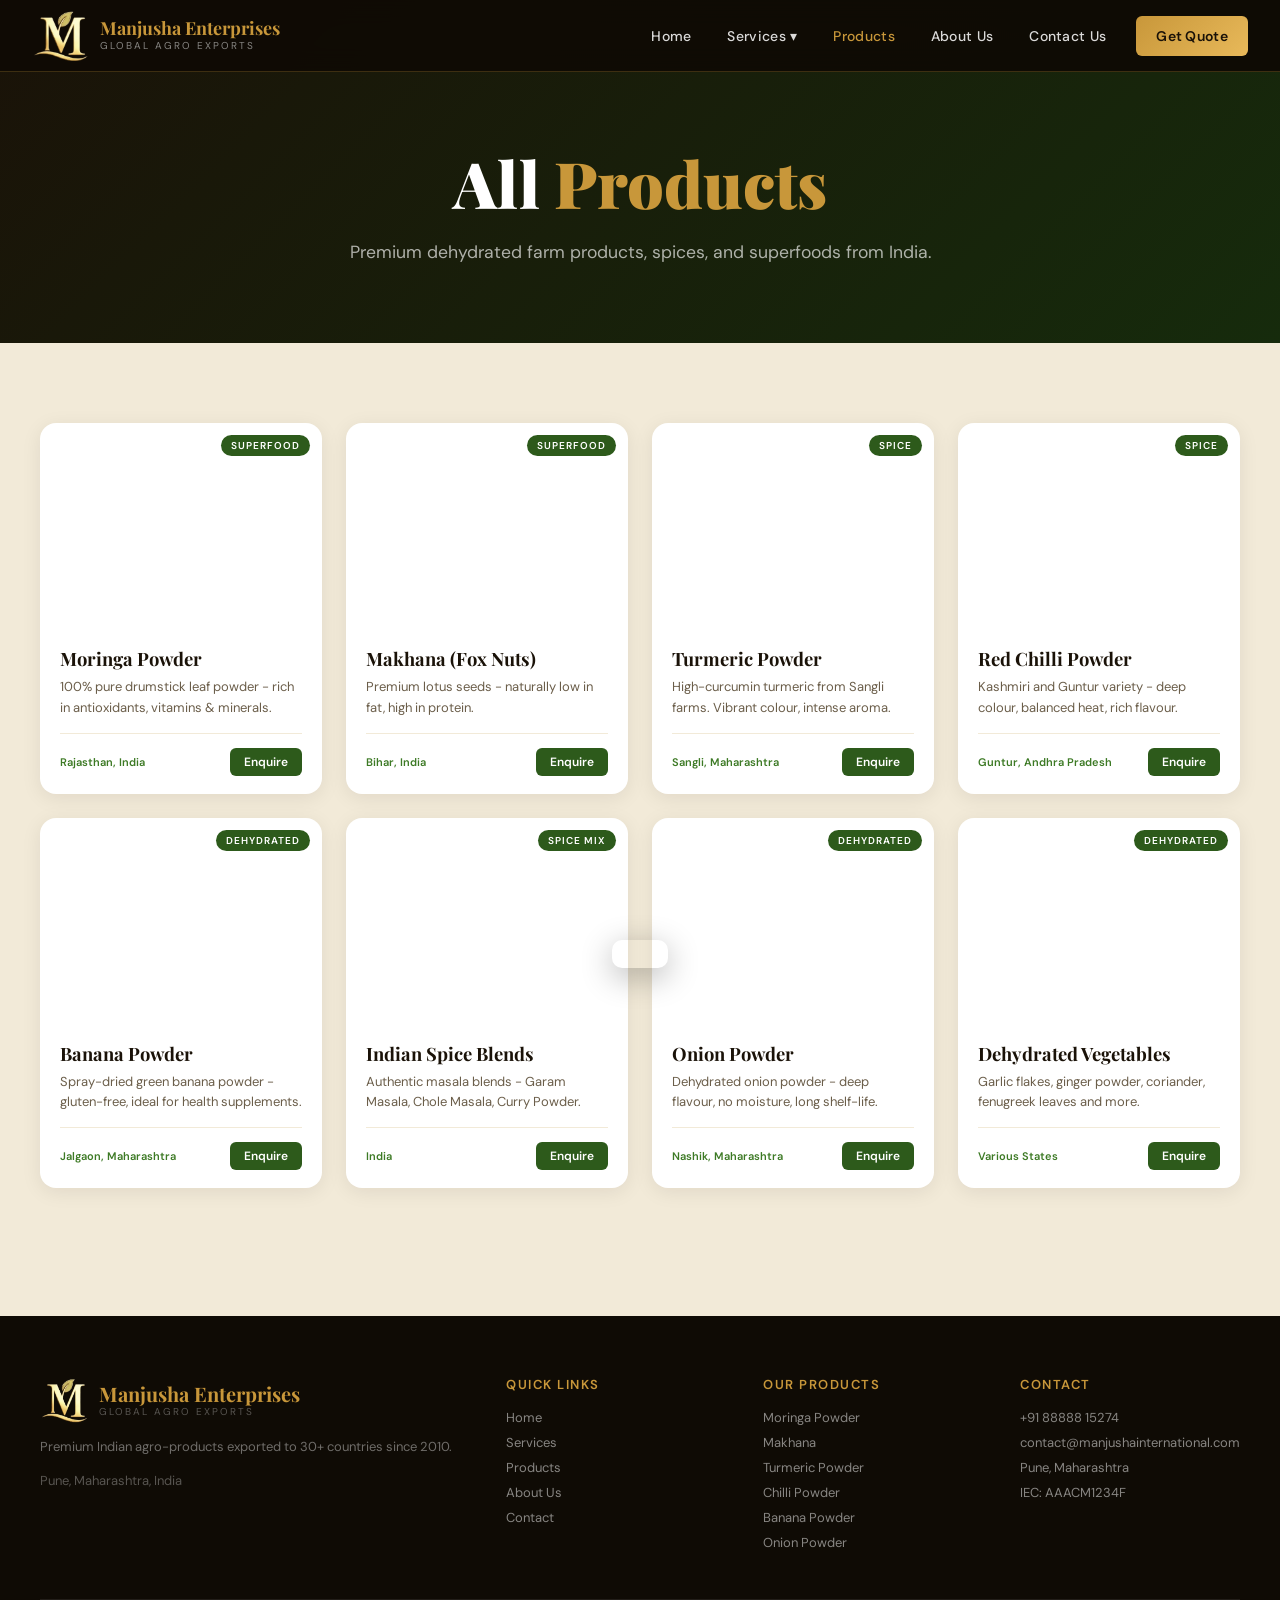
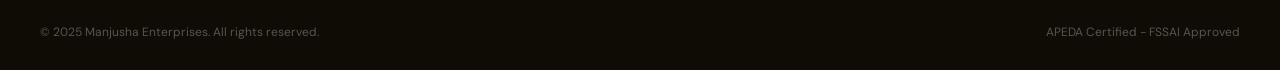
<file: products.html>
﻿<!DOCTYPE html>
<html lang="en">
<head>
  <meta charset="UTF-8">
  <meta name="viewport" content="width=device-width, initial-scale=1.0">
  <title>Manjusha Enterprises - Global Agro Exports</title>
  <link rel="icon" type="image/png" href="images/logo.png">
  <link rel="apple-touch-icon" href="images/logo.png">
  <meta property="og:title" content="Manjusha Enterprises - Global Agro Exports">
  <meta property="og:description" content="Premium Indian agro-products exported to 30+ countries. Moringa, Makhana, Spices & more.">
  <meta property="og:image" content="images/logo.png">
  <meta property="og:type" content="website">
  <meta name="twitter:card" content="summary">
  <meta name="twitter:image" content="images/logo.png">
  <meta name="description" content="Manjusha Enterprises - Premium Indian agro-products exported to 30+ countries. Moringa, Makhana, Spices, Dehydrated Foods.">
  <link href="https://fonts.googleapis.com/css2?family=Playfair+Display:wght@400;600;700;900&family=DM+Sans:wght@300;400;500;600&display=swap" rel="stylesheet">
  <link rel="stylesheet" href="css/variables.css">
  <link rel="stylesheet" href="css/base.css">
  <link rel="stylesheet" href="css/navbar.css">
  <link rel="stylesheet" href="css/hero.css">
  <link rel="stylesheet" href="css/sections.css">
  <link rel="stylesheet" href="css/products.css">
  <link rel="stylesheet" href="css/services.css">
  <link rel="stylesheet" href="css/about.css">
  <link rel="stylesheet" href="css/contact.css">
  <link rel="stylesheet" href="css/footer.css">
  <link rel="stylesheet" href="css/components.css">
  <link rel="stylesheet" href="css/responsive.css">
</head>
<body>
<!-- NAVBAR -->
<nav>
  <a class="logo-wrap" href="index.html">
    <img src="images/logo.png" alt="Manjusha Enterprises" class="logo-img">
    <div class="logo-text">
      <span class="logo-name">Manjusha Enterprises</span>
      <span class="logo-tagline">Global Agro Exports</span>
    </div>
  </a>
  <ul class="nav-links">
    <li><a href="index.html">Home</a></li>
    <li class="has-dropdown">
      <a href="services.html">Services &#9662;</a>
      <div class="dropdown">
        <a href="services.html#export-services">Export Services</a>
        <a href="services.html#import-services">Import Services</a>
      </div>
    </li>
    <li><a href="products.html" class="active">Products</a></li>
    <li><a href="about.html">About Us</a></li>
    <li><a href="contact.html">Contact Us</a></li>
    <li><a href="contact.html" class="nav-cta">Get Quote</a></li>
  </ul>
  <div class="hamburger" onclick="toggleMobile()"><span></span><span></span><span></span></div>
</nav>

<div class="mobile-menu" id="mobileMenu">
  <a href="index.html">Home</a>
  <a href="services.html">Services</a>
  <a href="products.html">Products</a>
  <a href="about.html">About Us</a>
  <a href="contact.html">Contact Us</a>
</div>
<div class="page-hero"><h1>All <em>Products</em></h1><p>Premium dehydrated farm products, spices, and superfoods from India.</p></div>
<section style="background:var(--cream2);padding:80px 2rem;"><div class="container"><div class="products-grid" id="all-products-grid"></div></div></section>
<!-- FOOTER -->
<footer>
  <div class="footer-inner">
    <div class="footer-brand">
      <div class="logo-wrap" style="margin-bottom:12px;">
        <img src="images/logo.png" alt="Manjusha Enterprises" class="logo-img" style="height:48px;">
        <div class="logo-text">
          <span class="logo-name">Manjusha Enterprises</span>
          <span class="logo-tagline" style="color:rgba(255,255,255,0.3);">Global Agro Exports</span>
        </div>
      </div>
      <p>Premium Indian agro-products exported to 30+ countries since 2010.</p>
      <p style="margin-top:12px; color:rgba(255,255,255,0.3);">Pune, Maharashtra, India</p>
    </div>
    <div class="footer-col">
      <h4>Quick Links</h4>
      <a href="index.html">Home</a>
      <a href="services.html">Services</a>
      <a href="products.html">Products</a>
      <a href="about.html">About Us</a>
      <a href="contact.html">Contact</a>
    </div>
    <div class="footer-col">
      <h4>Our Products</h4>
      <a href="products.html">Moringa Powder</a>
      <a href="products.html">Makhana</a>
      <a href="products.html">Turmeric Powder</a>
      <a href="products.html">Chilli Powder</a>
      <a href="products.html">Banana Powder</a>
      <a href="products.html">Onion Powder</a>
    </div>
    <div class="footer-col">
      <h4>Contact</h4>
      <a href="tel:+918888815274">+91 88888 15274</a>
      <a href="mailto:contact@manjushainternational.com">contact@manjushainternational.com</a>
      <a href="contact.html">Pune, Maharashtra</a>
      <a href="#">IEC: AAACM1234F</a>
    </div>
  </div>
  <div class="footer-bottom">
    <p>&copy; 2025 Manjusha Enterprises. All rights reserved.</p>
    <p>APEDA Certified - FSSAI Approved</p>
  </div>
</footer>

<div class="toast" id="toast"></div>
<script src="js/config.js"></script>
<script src="js/data.js"></script>
<script src="js/navigation.js"></script>
<script src="js/main.js"></script>
</body>
</html>
</file>
<file: css/variables.css>
﻿:root {
  --gold: #C8973A; --gold-light: #E8B95A;
  --dark: #1A1208; --deep: #0F0B05;
  --cream: #FAF6EE; --cream2: #F2EAD8;
  --green: #2D5A1B; --green-mid: #3D7A25; --green-light: #5A9E3A;
  --red-dot: #E63946;
  --text: #2C2010; --text-light: #6B5E4A; --white: #FFFFFF;
  --shadow: 0 8px 32px rgba(26,18,8,0.15);
  --shadow-deep: 0 20px 60px rgba(26,18,8,0.25);
}
</file>
<file: css/base.css>
﻿* { margin:0; padding:0; box-sizing:border-box; }
html { scroll-behavior:smooth; }
body { font-family:'DM Sans',sans-serif; background:var(--cream); color:var(--text); overflow-x:hidden; }
section { padding:80px 2rem; }
.container { max-width:1200px; margin:0 auto; }
@keyframes fadeInUp { from{opacity:0;transform:translateY(30px)} to{opacity:1;transform:translateY(0)} }
@keyframes fadeInRight { from{opacity:0;transform:translateX(30px)} to{opacity:1;transform:translateX(0)} }
</file>
<file: css/navbar.css>
﻿nav {
  position:fixed; top:0; left:0; right:0; z-index:1000;
  background:rgba(15,11,5,0.96); backdrop-filter:blur(12px);
  border-bottom:1px solid rgba(200,151,58,0.25);
  padding:0 2rem; display:flex; align-items:center; justify-content:space-between; height:72px;
}
.logo-wrap { display:flex; align-items:center; gap:10px; text-decoration:none; }
.logo-img {
  height:56px; width:auto; object-fit:contain;
}
.logo-text { display:flex; flex-direction:column; }
.logo-name { font-family:'Playfair Display',serif; font-size:18px; font-weight:700; color:var(--gold); line-height:1.1; }
.logo-tagline { font-size:10px; color:rgba(255,255,255,0.5); letter-spacing:2px; text-transform:uppercase; }
.nav-links { display:flex; align-items:center; gap:0; list-style:none; }
.nav-links li { position:relative; }
.nav-links a {
  display:block; padding:0 18px; height:72px; line-height:72px;
  color:rgba(255,255,255,0.85); text-decoration:none; font-size:14px; font-weight:500;
  letter-spacing:0.3px; transition:color 0.2s,background 0.2s;
}
.nav-links a:hover { color:var(--gold); background:rgba(200,151,58,0.08); }
.nav-links a.active { color:var(--gold); }
.has-dropdown:hover .dropdown { display:block; }
.dropdown {
  display:none; position:absolute; top:72px; left:0;
  background:rgba(15,11,5,0.98); border:1px solid rgba(200,151,58,0.2);
  border-top:2px solid var(--gold); min-width:200px;
  box-shadow:0 16px 40px rgba(0,0,0,0.4); border-radius:0 0 8px 8px;
}
.dropdown a { height:auto; line-height:1.4; padding:12px 20px; font-size:13px; display:flex; align-items:center; gap:8px; }
.dropdown a::before { content:'\2192'; color:var(--gold); font-size:11px; }
.nav-cta {
  background:linear-gradient(135deg,var(--gold),var(--gold-light)) !important;
  color:var(--dark) !important; font-weight:600 !important; border-radius:6px; margin-left:12px;
  padding:0 20px !important; height:40px !important; line-height:40px !important; align-self:center;
}
.nav-cta:hover { opacity:0.9; }
.hamburger { display:none; flex-direction:column; gap:5px; cursor:pointer; padding:4px; }
.hamburger span { display:block; width:24px; height:2px; background:var(--gold); border-radius:2px; transition:0.3s; }
.mobile-menu {
  position:fixed; inset:0; top:72px; background:rgba(15,11,5,0.98); z-index:999;
  padding:2rem; display:flex; flex-direction:column; transform:translateX(100%); transition:transform 0.3s;
}
.mobile-menu.open { transform:translateX(0); }
.mobile-menu a {
  color:rgba(255,255,255,0.8); text-decoration:none; font-size:18px; padding:16px 0;
  border-bottom:1px solid rgba(255,255,255,0.06); font-weight:500;
}
.mobile-menu a:hover { color:var(--gold); }
</file>
<file: css/hero.css>
﻿.banner-slider { position:relative; overflow:hidden; height:100vh; min-height:600px; }
.slide { position:absolute; inset:0; opacity:0; transition:opacity 0.8s ease; display:flex; align-items:center; }
.slide.active-slide { opacity:1; }
.slide-bg { position:absolute; inset:0; background-size:cover; background-position:center; }
.slide-overlay { position:absolute; inset:0; background:linear-gradient(120deg,rgba(15,11,5,0.85) 0%,rgba(15,11,5,0.4) 100%); }
.slide-content { position:relative; z-index:2; max-width:1200px; margin:0 auto; padding:100px 2rem 0; width:100%; }
.slide-content h1 { font-family:'Playfair Display',serif; font-size:clamp(2.5rem,5vw,4.2rem); font-weight:900; color:#fff; line-height:1.1; margin-bottom:1.2rem; max-width:620px; }
.slide-content h1 em { color:var(--gold); font-style:normal; }
.slide-content p { color:rgba(255,255,255,0.75); font-size:1.05rem; max-width:480px; line-height:1.8; margin-bottom:1.8rem; }
.hero-badge { display:inline-flex; align-items:center; gap:8px; background:rgba(200,151,58,0.15); border:1px solid rgba(200,151,58,0.3); color:var(--gold); padding:6px 16px; border-radius:100px; font-size:12px; font-weight:600; letter-spacing:2px; text-transform:uppercase; margin-bottom:1.5rem; }
.hero-buttons { display:flex; gap:1rem; flex-wrap:wrap; }
.slider-dots { position:absolute; bottom:32px; left:50%; transform:translateX(-50%); display:flex; gap:8px; z-index:10; }
.s-dot { width:8px; height:8px; border-radius:50%; background:rgba(255,255,255,0.35); cursor:pointer; transition:all 0.3s; border:none; }
.s-dot.active { background:var(--gold); width:24px; border-radius:4px; }
</file>
<file: css/sections.css>
﻿.section-tag { display:inline-flex; align-items:center; gap:6px; color:var(--green-mid); font-size:12px; font-weight:600; letter-spacing:2.5px; text-transform:uppercase; margin-bottom:1rem; }
.section-tag::before { content:''; display:block; width:24px; height:2px; background:var(--green-mid); }
.section-title { font-family:'Playfair Display',serif; font-size:clamp(2rem,4vw,3rem); font-weight:700; color:var(--dark); line-height:1.2; margin-bottom:1rem; }
.section-title em { color:var(--green-mid); font-style:normal; }
.section-sub { font-size:1.05rem; color:var(--text-light); line-height:1.8; max-width:600px; margin-bottom:3rem; }
.page-hero { background:linear-gradient(135deg,var(--dark) 0%,#162b0c 100%); padding:140px 2rem 80px; text-align:center; }
.page-hero h1 { font-family:'Playfair Display',serif; font-size:clamp(2.5rem,5vw,4rem); font-weight:900; color:var(--white); margin-bottom:1rem; }
.page-hero h1 em { color:var(--gold); font-style:normal; }
.page-hero p { color:rgba(255,255,255,0.65); font-size:1.1rem; max-width:600px; margin:0 auto; }
.certifications { background:var(--cream); padding:40px 2rem; border-top:1px solid rgba(200,151,58,0.15); }
.cert-row { max-width:1200px; margin:0 auto; display:flex; align-items:center; justify-content:center; gap:3rem; flex-wrap:wrap; }
.cert-badge { display:flex; align-items:center; gap:8px; font-size:13px; font-weight:600; color:var(--text-light); }
.cert-badge span { font-size:1.4rem; }
.about-strip { background:var(--dark); padding:80px 2rem; }
.about-inner { max-width:1200px; margin:0 auto; display:grid; grid-template-columns:1fr 1fr; gap:5rem; align-items:center; }
.about-img-wrap { position:relative; }
.about-img-wrap img { width:100%; height:420px; object-fit:cover; border-radius:16px; box-shadow:var(--shadow-deep); }
.about-badge-float { position:absolute; bottom:-20px; right:-20px; background:var(--gold); color:var(--dark); border-radius:12px; padding:16px 20px; font-family:'Playfair Display',serif; font-weight:700; font-size:14px; text-align:center; box-shadow:0 8px 24px rgba(200,151,58,0.4); }
.about-badge-float strong { display:block; font-size:2rem; }
.about-text .section-title { color:var(--white); }
.about-text .section-sub { color:rgba(255,255,255,0.65); }
.about-features { display:flex; flex-direction:column; gap:14px; margin-top:1.5rem; }
.feat-item { display:flex; align-items:flex-start; gap:12px; background:rgba(255,255,255,0.05); border:1px solid rgba(200,151,58,0.15); border-radius:10px; padding:14px 16px; }
.feat-icon { width:36px; height:36px; min-width:36px; background:rgba(200,151,58,0.15); border-radius:8px; display:flex; align-items:center; justify-content:center; font-size:16px; }
.feat-title { font-weight:600; color:var(--white); font-size:14px; }
.feat-desc { font-size:12px; color:rgba(255,255,255,0.5); margin-top:2px; }
.world-section { background:linear-gradient(160deg,var(--dark) 0%,#1a2e10 100%); padding:80px 2rem; text-align:center; }
.world-section .section-title { color:var(--white); }
.world-section .section-sub { color:rgba(255,255,255,0.6); margin:0 auto 3rem; }
.map-container { position:relative; max-width:900px; margin:0 auto; background:rgba(255,255,255,0.03); border:1px solid rgba(200,151,58,0.15); border-radius:20px; padding:2rem; box-shadow:0 0 60px rgba(45,90,27,0.3); }
.world-svg { width:100%; height:auto; }
@keyframes pulse-red { 0%{r:5;opacity:1} 50%{r:7;opacity:0.7} 100%{r:5;opacity:1} }
.country-tags { display:flex; flex-wrap:wrap; gap:8px; justify-content:center; margin-top:2rem; }
.c-tag { background:rgba(200,151,58,0.12); border:1px solid rgba(200,151,58,0.25); color:var(--gold); font-size:12px; font-weight:500; padding:5px 14px; border-radius:100px; }
</file>
<file: css/products.css>
﻿.products-section { background:var(--cream2); padding:80px 2rem; }
.products-grid { display:grid; grid-template-columns:repeat(auto-fill,minmax(260px,1fr)); gap:24px; margin-bottom:3rem; }
.prod-card { background:var(--white); border-radius:16px; overflow:hidden; box-shadow:0 4px 20px rgba(26,18,8,0.08); transition:transform 0.3s,box-shadow 0.3s; cursor:pointer; }
.prod-card:hover { transform:translateY(-6px); box-shadow:0 16px 48px rgba(26,18,8,0.16); }
.prod-img { position:relative; overflow:hidden; }
.prod-img img { width:100%; height:200px; object-fit:cover; transition:transform 0.4s; }
.prod-card:hover .prod-img img { transform:scale(1.06); }
.prod-tag { position:absolute; top:12px; right:12px; background:var(--green); color:white; font-size:10px; font-weight:600; letter-spacing:1px; text-transform:uppercase; padding:4px 10px; border-radius:100px; }
.prod-info { padding:18px 20px; }
.prod-name { font-family:'Playfair Display',serif; font-size:1.15rem; font-weight:700; color:var(--dark); margin-bottom:6px; }
.prod-desc { font-size:13px; color:var(--text-light); line-height:1.6; }
.prod-footer { display:flex; align-items:center; justify-content:space-between; margin-top:14px; padding-top:14px; border-top:1px solid var(--cream2); }
.prod-origin { font-size:11px; color:var(--green-mid); font-weight:600; display:flex; align-items:center; gap:4px; }
.prod-btn { background:var(--green); color:white; font-size:12px; font-weight:600; padding:6px 14px; border-radius:6px; text-decoration:none; transition:background 0.2s; border:none; cursor:pointer; }
.prod-btn:hover { background:var(--green-mid); }
.view-all-wrap { text-align:center; margin-top:1rem; }
</file>
<file: css/services.css>
﻿.services-grid { max-width:1200px; margin:0 auto; display:grid; grid-template-columns:repeat(auto-fill,minmax(340px,1fr)); gap:28px; }
.service-card { background:var(--white); border-radius:16px; overflow:hidden; box-shadow:0 4px 20px rgba(26,18,8,0.08); transition:transform 0.3s,box-shadow 0.3s; }
.service-card:hover { transform:translateY(-6px); box-shadow:0 16px 48px rgba(26,18,8,0.14); }
.svc-img { width:100%; height:200px; object-fit:cover; }
.svc-body { padding:24px; }
.svc-icon { width:48px; height:48px; border-radius:10px; background:linear-gradient(135deg,var(--green),var(--green-light)); display:flex; align-items:center; justify-content:center; font-size:22px; margin-bottom:14px; box-shadow:0 4px 12px rgba(45,90,27,0.3); }
.svc-title { font-family:'Playfair Display',serif; font-size:1.25rem; font-weight:700; color:var(--dark); margin-bottom:8px; }
.svc-desc { color:var(--text-light); font-size:14px; line-height:1.7; }
.svc-list { margin-top:14px; padding-left:0; list-style:none; display:flex; flex-direction:column; gap:6px; }
.svc-list li { font-size:13px; color:var(--text-light); display:flex; align-items:center; gap:8px; }
.svc-list li::before { content:'\2713'; color:var(--green-mid); font-weight:700; }
</file>
<file: css/about.css>
﻿.about-full { max-width:1200px; margin:0 auto; }
.mission-grid { display:grid; grid-template-columns:repeat(3,1fr); gap:24px; margin-top:3rem; }
.mission-card { background:var(--white); border-radius:14px; padding:28px; box-shadow:0 4px 20px rgba(26,18,8,0.08); border-top:3px solid var(--green-mid); text-align:center; }
.mission-emoji { font-size:2.5rem; margin-bottom:14px; display:block; }
.mission-title { font-family:'Playfair Display',serif; font-size:1.2rem; font-weight:700; color:var(--dark); margin-bottom:8px; }
.mission-text { font-size:14px; color:var(--text-light); line-height:1.7; }
.team-strip { background:var(--dark); padding:80px 2rem; }
.team-grid { max-width:1200px; margin:0 auto; display:grid; grid-template-columns:repeat(auto-fill,minmax(220px,1fr)); gap:24px; }
.team-card { background:rgba(255,255,255,0.05); border:1px solid rgba(200,151,58,0.15); border-radius:14px; padding:28px 20px; text-align:center; transition:border-color 0.3s; }
.team-card:hover { border-color:var(--gold); }
.team-avatar { width:72px; height:72px; border-radius:50%; margin:0 auto 14px; background:linear-gradient(135deg,var(--gold),var(--green-mid)); display:flex; align-items:center; justify-content:center; font-family:'Playfair Display',serif; font-size:1.8rem; font-weight:700; color:white; }
.team-name { font-weight:600; color:var(--white); margin-bottom:4px; }
.team-role { font-size:12px; color:rgba(255,255,255,0.5); }
</file>
<file: css/contact.css>
﻿.contact-grid { max-width:1200px; margin:0 auto; display:grid; grid-template-columns:1fr 1.6fr; gap:4rem; align-items:start; }
.contact-info h3 { font-family:'Playfair Display',serif; font-size:1.6rem; font-weight:700; color:var(--dark); margin-bottom:1.5rem; }
.contact-items { display:flex; flex-direction:column; gap:20px; }
.contact-item { display:flex; align-items:flex-start; gap:14px; }
.ci-icon { width:44px; height:44px; min-width:44px; background:linear-gradient(135deg,var(--green),var(--green-light)); border-radius:10px; display:flex; align-items:center; justify-content:center; font-size:18px; box-shadow:0 4px 12px rgba(45,90,27,0.3); }
.ci-label { font-size:11px; font-weight:600; color:var(--text-light); text-transform:uppercase; letter-spacing:1px; }
.ci-val { font-size:15px; color:var(--dark); font-weight:500; margin-top:2px; }
.query-section { background:var(--cream2); padding:80px 2rem; }
.form-wrapper { max-width:780px; margin:0 auto; background:var(--white); border-radius:20px; padding:48px; box-shadow:var(--shadow-deep); border:1px solid rgba(200,151,58,0.15); }
.form-grid { display:grid; grid-template-columns:1fr 1fr; gap:20px; }
.form-group { display:flex; flex-direction:column; gap:6px; }
.form-group.full { grid-column:1/-1; }
.form-group label { font-size:13px; font-weight:600; color:var(--text); }
.form-group input,.form-group select,.form-group textarea { padding:12px 16px; border:1.5px solid #E0D8CC; border-radius:8px; font-family:'DM Sans',sans-serif; font-size:14px; color:var(--text); background:var(--cream); outline:none; transition:border-color 0.2s; }
.form-group input:focus,.form-group select:focus,.form-group textarea:focus { border-color:var(--green-mid); }
.form-group textarea { resize:vertical; min-height:120px; }
.form-submit { margin-top:24px; text-align:center; }
.form-submit button { background:linear-gradient(135deg,var(--green),var(--green-mid)); color:white; font-size:15px; font-weight:700; padding:15px 48px; border:none; border-radius:10px; cursor:pointer; transition:transform 0.2s,box-shadow 0.2s; box-shadow:0 6px 24px rgba(45,90,27,0.35); font-family:'DM Sans',sans-serif; }
.form-submit button:hover { transform:translateY(-2px); box-shadow:0 10px 32px rgba(45,90,27,0.4); }
.form-submit button:disabled { opacity:0.6; cursor:not-allowed; transform:none; }
.field-error { border-color:#c0392b !important; }
.error-msg { color:#c0392b; font-size:11px; margin-top:2px; }
</file>
<file: css/footer.css>
﻿footer { background:var(--deep); color:rgba(255,255,255,0.6); padding:60px 2rem 30px; }
.footer-inner { max-width:1200px; margin:0 auto; display:grid; grid-template-columns:2fr 1fr 1fr 1fr; gap:3rem; padding-bottom:40px; border-bottom:1px solid rgba(255,255,255,0.08); margin-bottom:24px; }
.footer-brand .logo-name { font-size:20px; }
.footer-brand p { font-size:13px; line-height:1.7; margin-top:12px; color:rgba(255,255,255,0.4); }
.footer-col h4 { color:var(--gold); font-size:13px; font-weight:600; letter-spacing:1.5px; text-transform:uppercase; margin-bottom:16px; }
.footer-col a { display:block; color:rgba(255,255,255,0.5); font-size:13px; text-decoration:none; margin-bottom:8px; transition:color 0.2s; }
.footer-col a:hover { color:var(--gold); }
.footer-bottom { max-width:1200px; margin:0 auto; display:flex; justify-content:space-between; align-items:center; flex-wrap:wrap; gap:1rem; }
.footer-bottom p { font-size:12px; color:rgba(255,255,255,0.3); }
</file>
<file: css/components.css>
﻿.btn-primary { background:linear-gradient(135deg,var(--gold),var(--gold-light)); color:var(--dark); padding:14px 32px; border-radius:8px; font-weight:700; font-size:15px; text-decoration:none; border:none; cursor:pointer; transition:transform 0.2s,box-shadow 0.2s; box-shadow:0 6px 24px rgba(200,151,58,0.4); display:inline-flex; align-items:center; gap:8px; }
.btn-primary:hover { transform:translateY(-2px); box-shadow:0 10px 32px rgba(200,151,58,0.5); }
.btn-outline { background:transparent; color:var(--white); padding:14px 32px; border-radius:8px; font-weight:600; font-size:15px; text-decoration:none; border:1.5px solid rgba(255,255,255,0.35); cursor:pointer; transition:all 0.2s; display:inline-flex; align-items:center; gap:8px; }
.btn-outline:hover { border-color:var(--gold); color:var(--gold); background:rgba(200,151,58,0.08); }
.toast { position:fixed; bottom:32px; left:50%; transform:translateX(-50%) translateY(100px); padding:14px 28px; border-radius:10px; font-weight:600; font-size:14px; box-shadow:0 8px 32px rgba(0,0,0,0.3); z-index:9999; transition:transform 0.4s; color:white; }
.toast.toast-success { background:var(--green); }
.toast.toast-error { background:#c0392b; }
.toast.show { transform:translateX(-50%) translateY(0); }
</file>
<file: css/responsive.css>
﻿@media(max-width:900px) {
  .about-inner,.contact-grid { grid-template-columns:1fr; }
  .footer-inner { grid-template-columns:1fr 1fr; }
  .mission-grid { grid-template-columns:1fr; }
  .form-grid { grid-template-columns:1fr; }
}
@media(max-width:768px) {
  .nav-links { display:none; }
  .hamburger { display:flex; }
  nav .nav-cta { display:none; }
  .footer-inner { grid-template-columns:1fr; }
}
</file>
